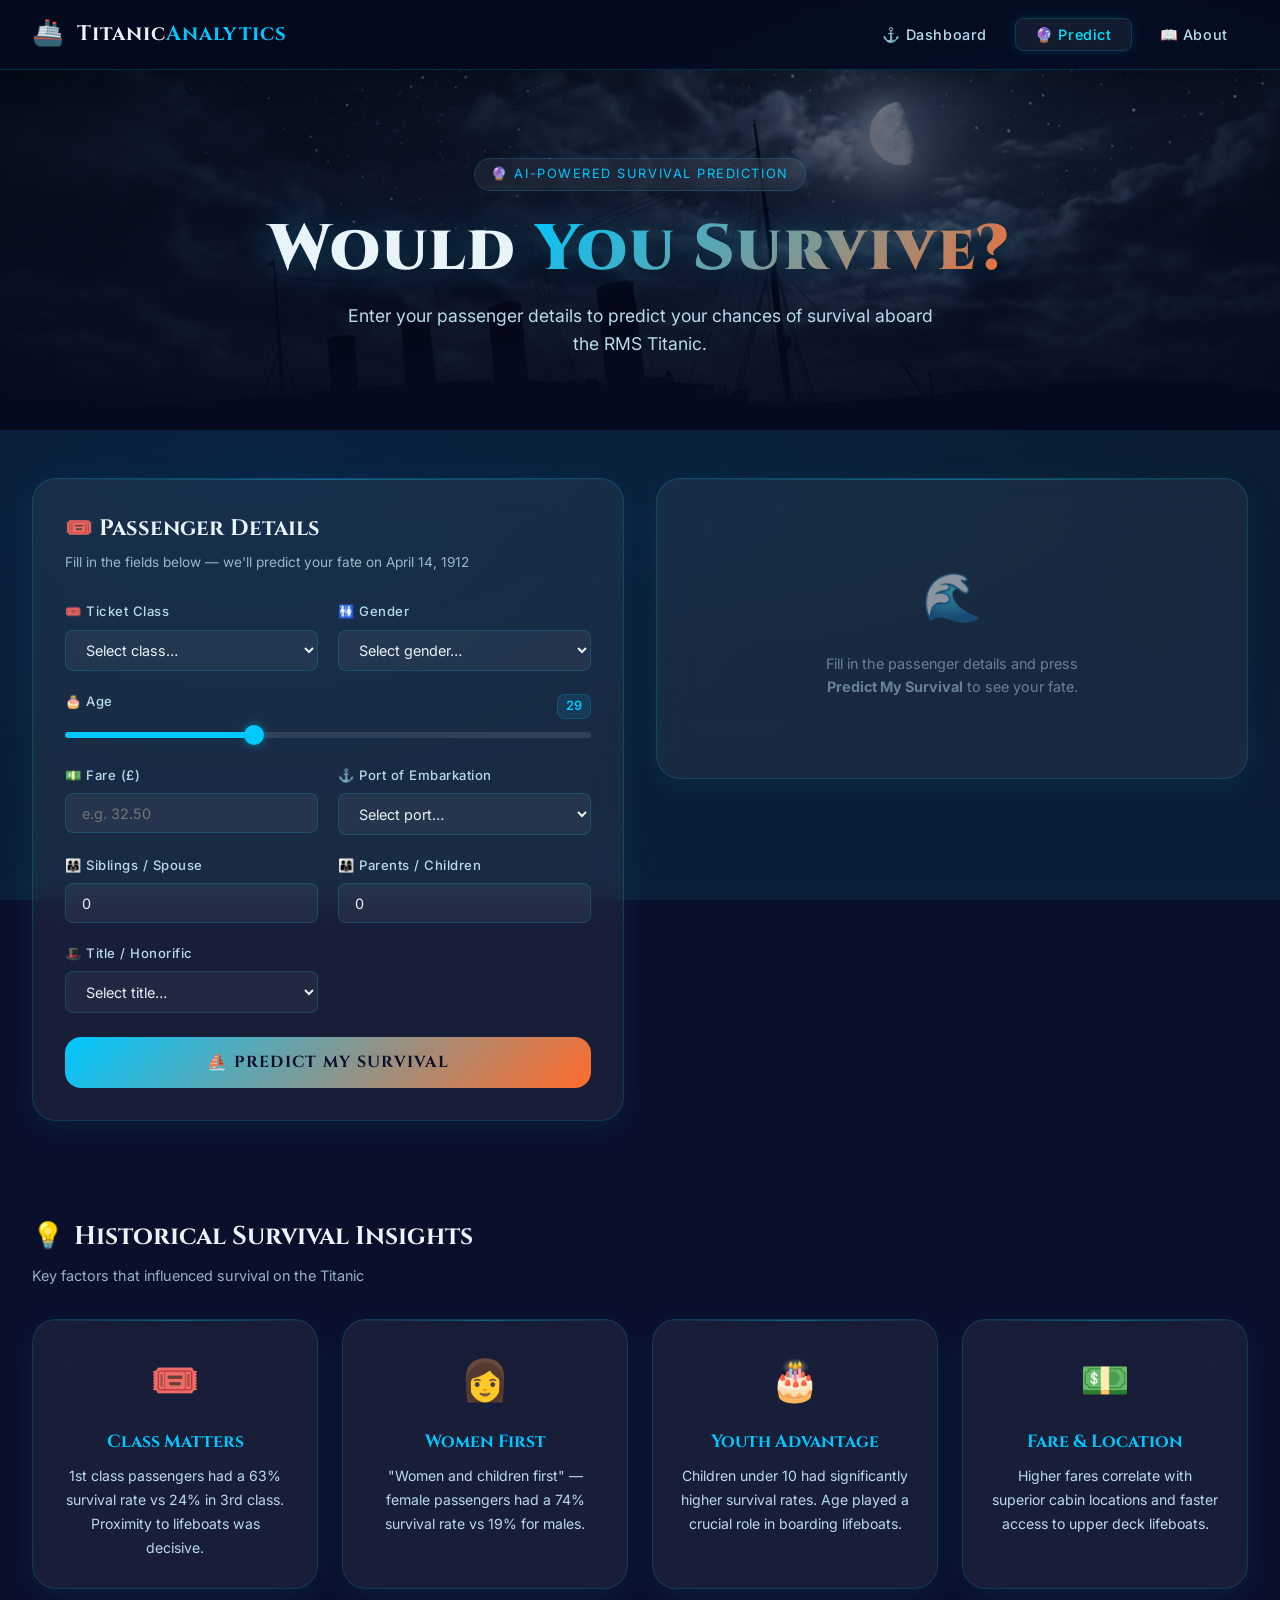
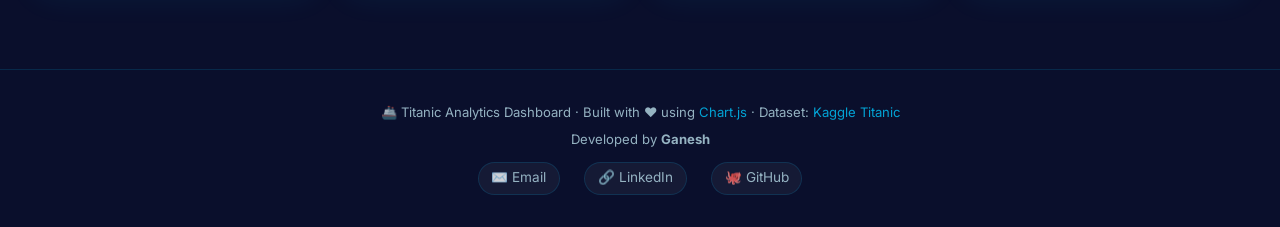
<file: predict.html>
<!DOCTYPE html>
<html lang="en">

<head>
  <meta charset="UTF-8" />
  <meta name="viewport" content="width=device-width, initial-scale=1.0" />
  <meta name="description"
    content="Titanic Survival Predictor — Enter passenger details to predict survival probability using AI." />
  <title>🔮 Titanic Survival Predictor</title>
  <link rel="stylesheet" href="style.css" />
  <script src="predict.js" defer></script>
</head>

<body>

  <div class="ocean-bg"></div>

  <!-- ── Navbar ───────────────────────────────────── -->
  <nav class="navbar" role="navigation" aria-label="Main Navigation">
    <div class="nav-brand">
      <span class="brand-icon">🚢</span>
      <span>Titanic<span class="accent">Analytics</span></span>
    </div>
    <ul class="nav-links" id="navLinks">
      <li><a href="index.html" id="navDashboard">⚓ Dashboard</a></li>
      <li><a href="predict.html" class="active" id="navPredict">🔮 Predict</a></li>
      <li><a href="index.html#about" id="navAbout">📖 About</a></li>
    </ul>
    <button class="nav-toggle" id="navToggle" aria-label="Toggle navigation">
      <span></span><span></span><span></span>
    </button>
  </nav>

  <!-- ── Hero ─────────────────────────────────────── -->
  <header class="hero predict-hero">
    <div class="hero-bg"></div>
    <div class="hero-badge">🔮 AI-Powered Survival Prediction</div>
    <h1>Would <span class="gradient-text">You Survive?</span></h1>
    <p class="subtitle">Enter your passenger details to predict your chances of survival aboard the RMS Titanic.</p>
    <div class="hero-wave">
      <svg viewBox="0 0 1440 80" preserveAspectRatio="none" fill="none" xmlns="http://www.w3.org/2000/svg">
        <path d="M0,40 C240,80 480,0 720,40 C960,80 1200,0 1440,40 L1440,80 L0,80 Z" fill="#050a1e" />
      </svg>
    </div>
  </header>

  <main>
    <section class="section">
      <div class="predict-layout">

        <!-- ── Form Card ─────────────────────────── -->
        <div class="glass-card form-card reveal" id="formCard">
          <h2 class="form-title">🎟️ Passenger Details</h2>
          <p class="form-subtitle">Fill in the fields below — we'll predict your fate on April 14, 1912</p>

          <form id="predictForm" autocomplete="off" novalidate>
            <div class="form-grid">

              <!-- Ticket Class -->
              <div class="form-group">
                <label class="form-label" for="pclass">🎟️ Ticket Class</label>
                <select class="form-control" id="pclass" name="pclass" required>
                  <option value="">Select class…</option>
                  <option value="1">1st Class — Upper Deck</option>
                  <option value="2">2nd Class — Middle Deck</option>
                  <option value="3">3rd Class — Lower Deck</option>
                </select>
              </div>

              <!-- Gender -->
              <div class="form-group">
                <label class="form-label" for="gender">🚻 Gender</label>
                <select class="form-control" id="gender" name="gender" required>
                  <option value="">Select gender…</option>
                  <option value="female">👩 Female</option>
                  <option value="male">👨 Male</option>
                </select>
              </div>

              <!-- Age Slider -->
              <div class="form-group full">
                <label class="form-label" for="age">🎂 Age</label>
                <div class="slider-wrap">
                  <span class="range-value" id="ageDisplay">29</span>
                  <input class="range-slider" type="range" id="age" name="age" min="1" max="80" value="29"
                    aria-label="Passenger Age" />
                </div>
              </div>

              <!-- Fare -->
              <div class="form-group">
                <label class="form-label" for="fare">💵 Fare (£)</label>
                <input class="form-control" type="number" id="fare" name="fare" min="0" max="600"
                  placeholder="e.g. 32.50" required />
              </div>

              <!-- Embarked -->
              <div class="form-group">
                <label class="form-label" for="embarked">⚓ Port of Embarkation</label>
                <select class="form-control" id="embarked" name="embarked" required>
                  <option value="">Select port…</option>
                  <option value="S">Southampton 🇬🇧</option>
                  <option value="C">Cherbourg 🇫🇷</option>
                  <option value="Q">Queenstown 🇮🇪</option>
                </select>
              </div>

              <!-- Siblings / Spouse -->
              <div class="form-group">
                <label class="form-label" for="sibSp">👨‍👩‍👧 Siblings / Spouse</label>
                <input class="form-control" type="number" id="sibSp" name="sibSp" min="0" max="8" value="0"
                  placeholder="0" />
              </div>

              <!-- Parents / Children -->
              <div class="form-group">
                <label class="form-label" for="parCh">👨‍👩‍👦 Parents / Children</label>
                <input class="form-control" type="number" id="parCh" name="parCh" min="0" max="6" value="0"
                  placeholder="0" />
              </div>

              <!-- Title -->
              <div class="form-group">
                <label class="form-label" for="title">🎩 Title / Honorific</label>
                <select class="form-control" id="title" name="title">
                  <option value="">Select title…</option>
                  <option value="Mr">Mr</option>
                  <option value="Mrs">Mrs</option>
                  <option value="Miss">Miss</option>
                  <option value="Master">Master</option>
                  <option value="Dr">Dr</option>
                  <option value="Rev">Rev</option>
                  <option value="Other">Other</option>
                </select>
              </div>

            </div><!-- /form-grid -->

            <button class="btn-predict" type="submit" id="predictBtn">
              <span>⛵ Predict My Survival</span>
            </button>
          </form>
        </div><!-- /form-card -->

        <!-- ── Result Card ────────────────────────── -->
        <div class="glass-card result-card reveal" id="resultCard">

          <!-- Placeholder state -->
          <div class="result-placeholder" id="resultPlaceholder">
            <div class="ph-icon">🌊</div>
            <p>Fill in the passenger details and press<br /><strong>Predict My Survival</strong> to see your fate.</p>
          </div>

          <!-- Result state (hidden by default) -->
          <div id="resultContent" style="display:none;">

            <!-- Verdict -->
            <div class="result-verdict" id="resultVerdict">
              <span class="verdict-icon" id="verdictIcon"></span>
              <div class="verdict-text" id="verdictText"></div>
              <div class="verdict-subtitle" id="verdictSubtitle"></div>
            </div>

            <div class="divider"></div>

            <!-- Confidence Score -->
            <div class="confidence-section">
              <div class="confidence-label">
                <span>Survival Probability</span>
                <span id="confidencePct">0%</span>
              </div>
              <div class="progress-bar-wrap">
                <div class="progress-bar-fill" id="confidenceBar"></div>
              </div>
            </div>

            <div class="divider"></div>

            <!-- Feature Importance -->
            <div class="feature-importance">
              <div class="feature-title">📊 Feature Importance</div>
              <div id="featureBars">
                <!-- injected by JS -->
              </div>
            </div>

            <!-- New prediction -->
            <button class="btn-predict" id="resetBtn" type="button"
              style="margin-top:1.5rem; background: linear-gradient(135deg, rgba(255,255,255,0.08), rgba(0,200,255,0.15)); color: var(--ice-white);">
              <span>🔄 Try Another Passenger</span>
            </button>

          </div><!-- /resultContent -->

        </div><!-- /result-card -->

      </div><!-- /predict-layout -->
    </section>

    <!-- ── Historical Tips ───────────────────────── -->
    <section class="section">
      <h2 class="section-title"><span class="icon">💡</span>Historical Survival Insights</h2>
      <p class="section-subtitle">Key factors that influenced survival on the Titanic</p>

      <div class="about-grid">
        <div class="glass-card about-card reveal">
          <span class="a-icon">🎟️</span>
          <h3>Class Matters</h3>
          <p>1st class passengers had a 63% survival rate vs 24% in 3rd class. Proximity to lifeboats was decisive.</p>
        </div>
        <div class="glass-card about-card reveal">
          <span class="a-icon">👩</span>
          <h3>Women First</h3>
          <p>"Women and children first" — female passengers had a 74% survival rate vs 19% for males.</p>
        </div>
        <div class="glass-card about-card reveal">
          <span class="a-icon">🎂</span>
          <h3>Youth Advantage</h3>
          <p>Children under 10 had significantly higher survival rates. Age played a crucial role in boarding lifeboats.
          </p>
        </div>
        <div class="glass-card about-card reveal">
          <span class="a-icon">💵</span>
          <h3>Fare & Location</h3>
          <p>Higher fares correlate with superior cabin locations and faster access to upper deck lifeboats.</p>
        </div>
      </div>
    </section>

  </main>

  <footer>
    <p>🚢 Titanic Analytics Dashboard · Built with ❤️ using <a href="https://www.chartjs.org/">Chart.js</a> · Dataset:
      <a href="https://www.kaggle.com/c/titanic">Kaggle Titanic</a>
    </p>
    <p style="margin-top:0.35rem;">Developed by <strong>Ganesh</strong></p>
    <div class="footer-links">
      <a href="mailto:mallampolaiahganesh@gmail.com" title="Email">✉️ Email</a>
      <a href="https://www.linkedin.com/in/mallampolaiah-ganesh" target="_blank" rel="noopener" title="LinkedIn">🔗
        LinkedIn</a>
      <a href="https://github.com/MALLAMPOLAIAHGANESH" target="_blank" rel="noopener" title="GitHub">🐙 GitHub</a>
    </div>
  </footer>

  <div class="toast" id="toast">
    <span id="toastIcon">✅</span><span id="toastMsg"></span>
  </div>

</body>

</html>
</file>
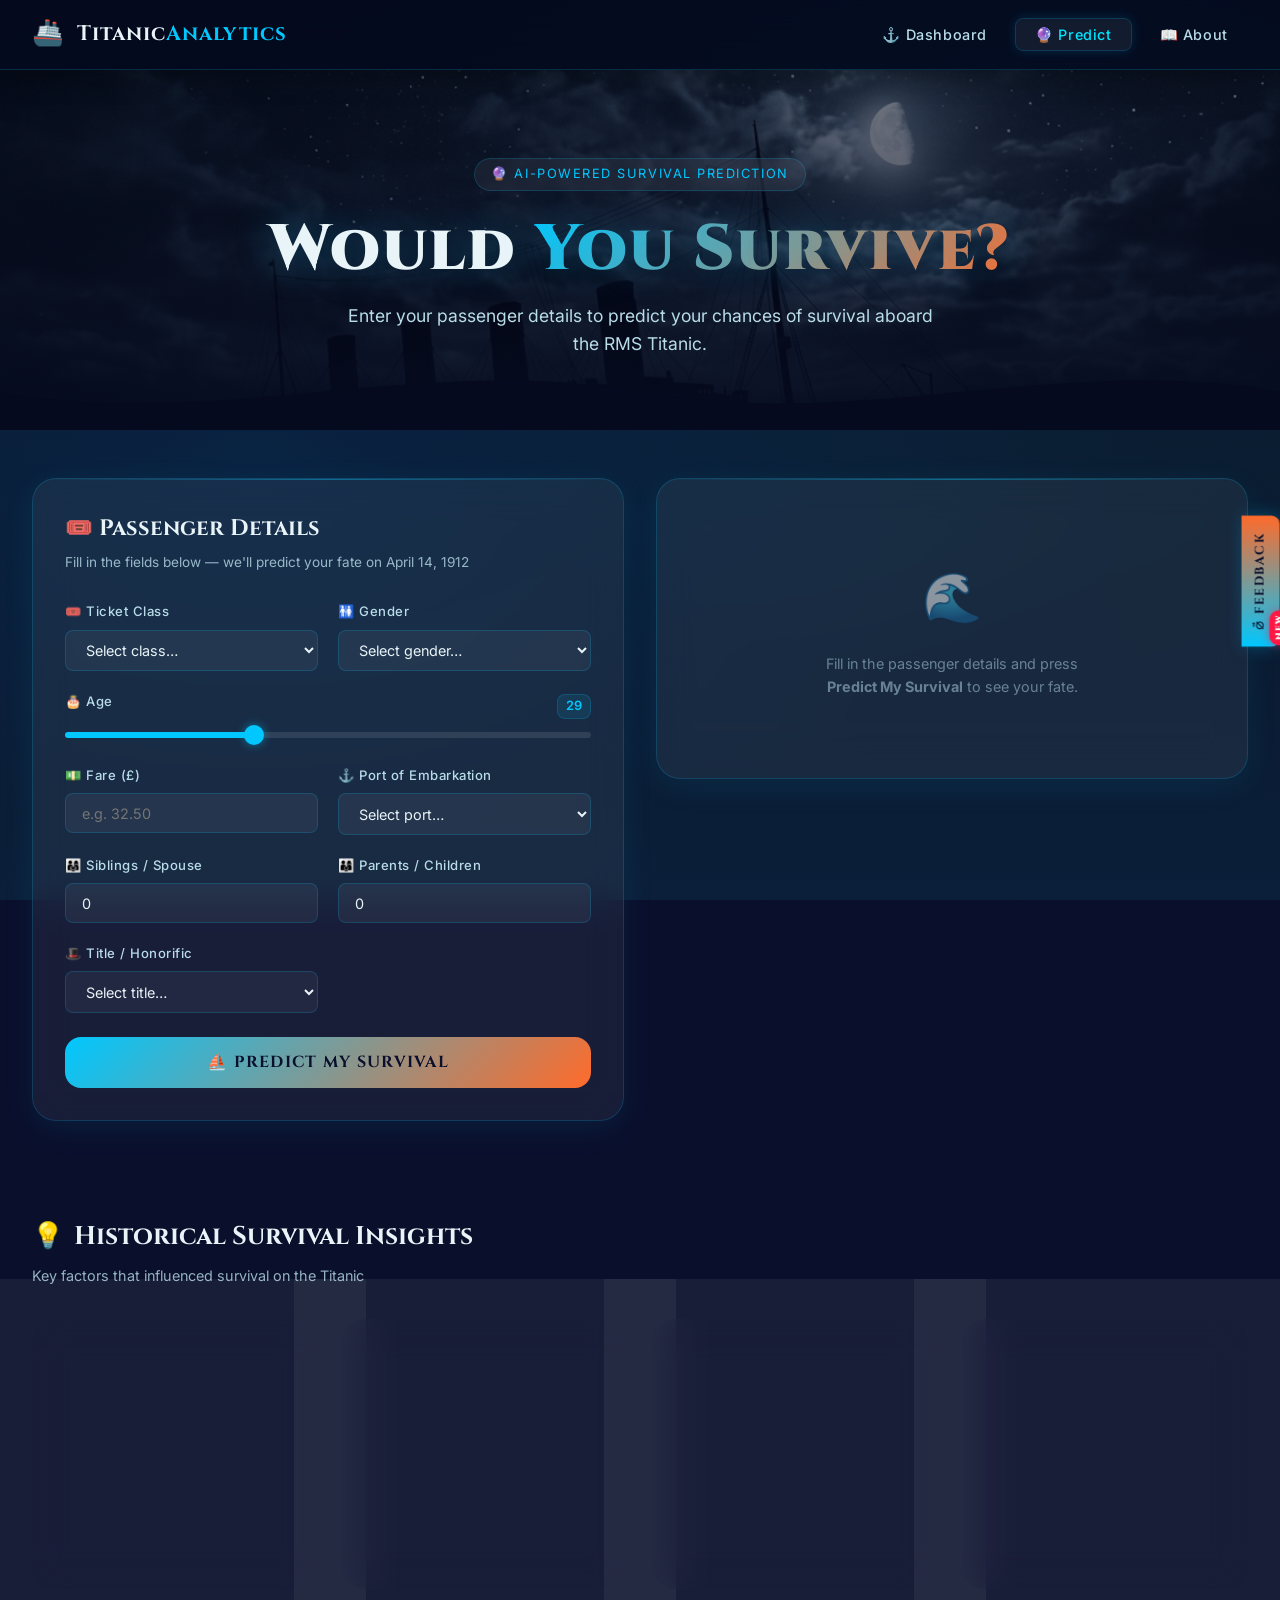
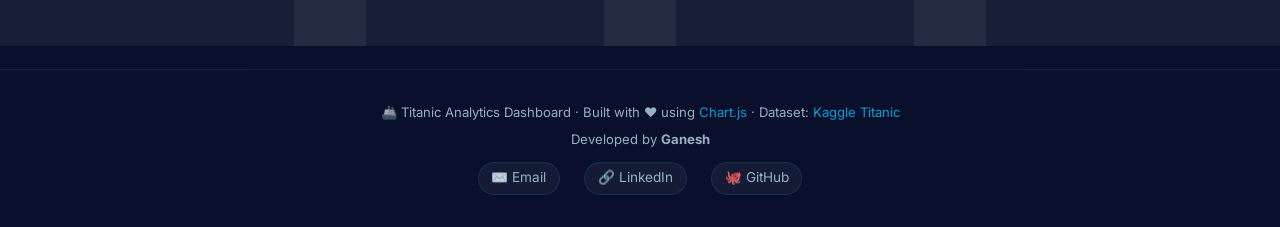
<file: src/predict.html>
<!DOCTYPE html>
<html lang="en">

<head>
  <meta charset="UTF-8" />
  <meta name="viewport" content="width=device-width, initial-scale=1.0" />
  <meta name="description"
    content="Titanic Survival Predictor — Enter passenger details to predict survival probability using AI." />
  <title>🔮 Titanic Survival Predictor</title>
  <link rel="stylesheet" href="style.css" />
  <script src="predict.js" defer></script>
</head>

<body>

  <div class="ocean-bg"></div>

  <!-- ── Navbar ───────────────────────────────────── -->
  <nav class="navbar" role="navigation" aria-label="Main Navigation">
    <div class="nav-brand">
      <span class="brand-icon">🚢</span>
      <span>Titanic<span class="accent">Analytics</span></span>
    </div>
    <ul class="nav-links" id="navLinks">
      <li><a href="index.html" id="navDashboard">⚓ Dashboard</a></li>
      <li><a href="predict.html" class="active" id="navPredict">🔮 Predict</a></li>
      <li><a href="index.html#about" id="navAbout">📖 About</a></li>
    </ul>
    <button class="nav-toggle" id="navToggle" aria-label="Toggle navigation">
      <span></span><span></span><span></span>
    </button>
  </nav>

  <!-- ── Hero ─────────────────────────────────────── -->
  <header class="hero predict-hero">
    <div class="hero-bg"></div>
    <div class="hero-badge">🔮 AI-Powered Survival Prediction</div>
    <h1>Would <span class="gradient-text">You Survive?</span></h1>
    <p class="subtitle">Enter your passenger details to predict your chances of survival aboard the RMS Titanic.</p>
    <div class="hero-wave">
      <svg viewBox="0 0 1440 80" preserveAspectRatio="none" fill="none" xmlns="http://www.w3.org/2000/svg">
        <path d="M0,40 C240,80 480,0 720,40 C960,80 1200,0 1440,40 L1440,80 L0,80 Z" fill="#050a1e" />
      </svg>
    </div>
  </header>

  <main>
    <section class="section">
      <div class="predict-layout">

        <!-- ── Form Card ─────────────────────────── -->
        <div class="glass-card form-card reveal" id="formCard">
          <h2 class="form-title">🎟️ Passenger Details</h2>
          <p class="form-subtitle">Fill in the fields below — we'll predict your fate on April 14, 1912</p>

          <form id="predictForm" autocomplete="off" novalidate>
            <div class="form-grid">

              <!-- Ticket Class -->
              <div class="form-group">
                <label class="form-label" for="pclass">🎟️ Ticket Class</label>
                <select class="form-control" id="pclass" name="pclass" required>
                  <option value="">Select class…</option>
                  <option value="1">1st Class — Upper Deck</option>
                  <option value="2">2nd Class — Middle Deck</option>
                  <option value="3">3rd Class — Lower Deck</option>
                </select>
              </div>

              <!-- Gender -->
              <div class="form-group">
                <label class="form-label" for="gender">🚻 Gender</label>
                <select class="form-control" id="gender" name="gender" required>
                  <option value="">Select gender…</option>
                  <option value="female">👩 Female</option>
                  <option value="male">👨 Male</option>
                </select>
              </div>

              <!-- Age Slider -->
              <div class="form-group full">
                <label class="form-label" for="age">🎂 Age</label>
                <div class="slider-wrap">
                  <span class="range-value" id="ageDisplay">29</span>
                  <input class="range-slider" type="range" id="age" name="age" min="1" max="80" value="29"
                    aria-label="Passenger Age" />
                </div>
              </div>

              <!-- Fare -->
              <div class="form-group">
                <label class="form-label" for="fare">💵 Fare (£)</label>
                <input class="form-control" type="number" id="fare" name="fare" min="0" max="600"
                  placeholder="e.g. 32.50" required />
              </div>

              <!-- Embarked -->
              <div class="form-group">
                <label class="form-label" for="embarked">⚓ Port of Embarkation</label>
                <select class="form-control" id="embarked" name="embarked" required>
                  <option value="">Select port…</option>
                  <option value="S">Southampton 🇬🇧</option>
                  <option value="C">Cherbourg 🇫🇷</option>
                  <option value="Q">Queenstown 🇮🇪</option>
                </select>
              </div>

              <!-- Siblings / Spouse -->
              <div class="form-group">
                <label class="form-label" for="sibSp">👨‍👩‍👧 Siblings / Spouse</label>
                <input class="form-control" type="number" id="sibSp" name="sibSp" min="0" max="8" value="0"
                  placeholder="0" />
              </div>

              <!-- Parents / Children -->
              <div class="form-group">
                <label class="form-label" for="parCh">👨‍👩‍👦 Parents / Children</label>
                <input class="form-control" type="number" id="parCh" name="parCh" min="0" max="6" value="0"
                  placeholder="0" />
              </div>

              <!-- Title -->
              <div class="form-group">
                <label class="form-label" for="title">🎩 Title / Honorific</label>
                <select class="form-control" id="title" name="title">
                  <option value="">Select title…</option>
                  <option value="Mr">Mr</option>
                  <option value="Mrs">Mrs</option>
                  <option value="Miss">Miss</option>
                  <option value="Master">Master</option>
                  <option value="Dr">Dr</option>
                  <option value="Rev">Rev</option>
                  <option value="Other">Other</option>
                </select>
              </div>

            </div><!-- /form-grid -->

            <button class="btn-predict" type="submit" id="predictBtn">
              <span>⛵ Predict My Survival</span>
            </button>
          </form>
        </div><!-- /form-card -->

        <!-- ── Result Card ────────────────────────── -->
        <div class="glass-card result-card reveal" id="resultCard">

          <!-- Placeholder state -->
          <div class="result-placeholder" id="resultPlaceholder">
            <div class="ph-icon">🌊</div>
            <p>Fill in the passenger details and press<br /><strong>Predict My Survival</strong> to see your fate.</p>
          </div>

          <!-- Result state (hidden by default) -->
          <div id="resultContent" style="display:none;">

            <!-- Verdict -->
            <div class="result-verdict" id="resultVerdict">
              <span class="verdict-icon" id="verdictIcon"></span>
              <div class="verdict-text" id="verdictText"></div>
              <div class="verdict-subtitle" id="verdictSubtitle"></div>
            </div>

            <div class="divider"></div>

            <!-- Confidence Score -->
            <div class="confidence-section">
              <div class="confidence-label">
                <span>Survival Probability</span>
                <span id="confidencePct">0%</span>
              </div>
              <div class="progress-bar-wrap">
                <div class="progress-bar-fill" id="confidenceBar"></div>
              </div>
            </div>

            <div class="divider"></div>

            <!-- Feature Importance -->
            <div class="feature-importance">
              <div class="feature-title">📊 Feature Importance</div>
              <div id="featureBars">
                <!-- injected by JS -->
              </div>
            </div>

            <!-- New prediction -->
            <button class="btn-predict" id="resetBtn" type="button"
              style="margin-top:1.5rem; background: linear-gradient(135deg, rgba(255,255,255,0.08), rgba(0,200,255,0.15)); color: var(--ice-white);">
              <span>🔄 Try Another Passenger</span>
            </button>

          </div><!-- /resultContent -->

        </div><!-- /result-card -->

      </div><!-- /predict-layout -->
    </section>

    <!-- ── Historical Tips ───────────────────────── -->
    <section class="section">
      <h2 class="section-title"><span class="icon">💡</span>Historical Survival Insights</h2>
      <p class="section-subtitle">Key factors that influenced survival on the Titanic</p>

      <div class="about-grid">
        <div class="glass-card about-card reveal">
          <span class="a-icon">🎟️</span>
          <h3>Class Matters</h3>
          <p>1st class passengers had a 63% survival rate vs 24% in 3rd class. Proximity to lifeboats was decisive.</p>
        </div>
        <div class="glass-card about-card reveal">
          <span class="a-icon">👩</span>
          <h3>Women First</h3>
          <p>"Women and children first" — female passengers had a 74% survival rate vs 19% for males.</p>
        </div>
        <div class="glass-card about-card reveal">
          <span class="a-icon">🎂</span>
          <h3>Youth Advantage</h3>
          <p>Children under 10 had significantly higher survival rates. Age played a crucial role in boarding lifeboats.
          </p>
        </div>
        <div class="glass-card about-card reveal">
          <span class="a-icon">💵</span>
          <h3>Fare & Location</h3>
          <p>Higher fares correlate with superior cabin locations and faster access to upper deck lifeboats.</p>
        </div>
      </div>
    </section>

  </main>

  <footer>
    <p>🚢 Titanic Analytics Dashboard · Built with ❤️ using <a href="https://www.chartjs.org/">Chart.js</a> · Dataset:
      <a href="https://www.kaggle.com/c/titanic">Kaggle Titanic</a>
    </p>
    <p style="margin-top:0.35rem;">Developed by <strong>Ganesh</strong></p>
    <div class="footer-links">
      <a href="mailto:mallampolaiahganesh@gmail.com" title="Email">✉️ Email</a>
      <a href="https://www.linkedin.com/in/mallampolaiah-ganesh" target="_blank" rel="noopener" title="LinkedIn">🔗
        LinkedIn</a>
      <a href="https://github.com/MALLAMPOLAIAHGANESH" target="_blank" rel="noopener" title="GitHub">🐙 GitHub</a>
    </div>
  </footer>

  <div class="toast" id="toast">
    <span id="toastIcon">✅</span><span id="toastMsg"></span>
  </div>

  <!-- ── Feedback Tab ──────────────────────────────────── -->
  <a id="feedbackTab"
     href="https://forms.gle/k9i652f7BQGSChCW7"
     target="_blank"
     rel="noopener noreferrer"
     title="Share your feedback — Google Form"
     aria-label="Give Feedback">
    <span class="fb-badge">NEW</span>
    ⦳ Feedback
  </a>

  <!-- Feedback Tooltip -->
  <div id="feedbackTooltip" role="dialog" aria-label="Feedback prompt">
    <button class="close-tip" id="closeFbTip" aria-label="Close">&#x2715;</button>
    <strong>💬 Share Your Thoughts!</strong>
    Help improve this predictor — takes only 30 seconds.
    <a href="https://forms.gle/k9i652f7BQGSChCW7" target="_blank" rel="noopener"
       style="display:block;margin-top:0.6rem;color:var(--cyan);font-weight:600;font-size:0.8rem;">
      Open Feedback Form →
    </a>
  </div>

</body>

</html>
</file>
<file: style.css>
/* ===================================================
   TITANIC SURVIVAL DASHBOARD — MASTER STYLESHEET
   Nautical Theme | Glassmorphism | Modern UI
=================================================== */

@import url('https://fonts.googleapis.com/css2?family=Cinzel:wght@400;600;700;900&family=Inter:wght@300;400;500;600;700&display=swap');

/* ─── CSS Custom Properties ─────────────────────── */
:root {
  /* Nautical Palette */
  --navy:          #0a0f2c;
  --navy-mid:      #0d1b4b;
  --navy-light:    #1a2a6c;
  --ocean:         #0b3d91;
  --cyan:          #00c8ff;
  --cyan-glow:     #00e5ff;
  --lifeboat:      #ff6b2b;
  --lifeboat-glow: #ff8c42;
  --ice-white:     #e8f4f8;
  --ice-blue:      #b8dce8;
  --survived:      #00e676;
  --danger:        #ff1744;
  --gold:          #ffd700;

  /* Glass */
  --glass-bg:      rgba(255,255,255,0.06);
  --glass-border:  rgba(0,200,255,0.18);
  --glass-shadow:  0 8px 32px rgba(0,200,255,0.08);
  --glass-blur:    blur(18px);

  /* Typography */
  --font-display: 'Cinzel', serif;
  --font-body:    'Inter', sans-serif;

  /* Spacing */
  --radius-sm:  8px;
  --radius-md:  16px;
  --radius-lg:  24px;
  --radius-xl:  32px;

  /* Transitions */
  --t-fast:   0.2s ease;
  --t-mid:    0.35s ease;
  --t-slow:   0.6s cubic-bezier(0.34, 1.56, 0.64, 1);
}

/* ─── Reset & Base ───────────────────────────────── */
*, *::before, *::after { box-sizing: border-box; margin: 0; padding: 0; }

html { scroll-behavior: smooth; font-size: 16px; }

body {
  font-family: var(--font-body);
  background: var(--navy);
  color: var(--ice-white);
  min-height: 100vh;
  overflow-x: hidden;
  line-height: 1.6;
}

a { text-decoration: none; color: inherit; }
img { max-width: 100%; display: block; }
ul { list-style: none; }

/* ─── Ocean Particle BG ──────────────────────────── */
.ocean-bg {
  position: fixed;
  inset: 0;
  background:
    radial-gradient(ellipse at 20% 50%, rgba(0,100,200,0.15) 0%, transparent 60%),
    radial-gradient(ellipse at 80% 20%, rgba(0,200,255,0.08) 0%, transparent 50%),
    linear-gradient(180deg, #050b1e 0%, #0a1628 40%, #0b1f3a 100%);
  z-index: -2;
}

/* ─── Navbar ─────────────────────────────────────── */
.navbar {
  position: sticky;
  top: 0;
  z-index: 1000;
  display: flex;
  align-items: center;
  justify-content: space-between;
  padding: 0 2rem;
  height: 70px;
  background: rgba(5,10,30,0.75);
  backdrop-filter: blur(20px);
  -webkit-backdrop-filter: blur(20px);
  border-bottom: 1px solid var(--glass-border);
  box-shadow: 0 2px 30px rgba(0,0,0,0.4);
}

.nav-brand {
  display: flex;
  align-items: center;
  gap: 0.75rem;
  font-family: var(--font-display);
  font-size: 1.3rem;
  font-weight: 700;
  letter-spacing: 0.05em;
  color: var(--ice-white);
}

.nav-brand .brand-icon {
  font-size: 1.6rem;
  animation: sway 3s ease-in-out infinite;
}

@keyframes sway {
  0%, 100% { transform: rotate(-5deg); }
  50%       { transform: rotate(5deg); }
}

.nav-brand span.accent { color: var(--cyan); }

.nav-links {
  display: flex;
  gap: 0.5rem;
}

.nav-links a {
  padding: 0.45rem 1.2rem;
  border-radius: var(--radius-sm);
  font-size: 0.9rem;
  font-weight: 500;
  color: var(--ice-blue);
  transition: all var(--t-fast);
  border: 1px solid transparent;
  letter-spacing: 0.04em;
}

.nav-links a:hover,
.nav-links a.active {
  color: var(--cyan);
  border-color: var(--glass-border);
  background: var(--glass-bg);
  box-shadow: 0 0 12px rgba(0,200,255,0.15);
}

.nav-links a.active {
  color: var(--cyan-glow);
}

/* Hamburger */
.nav-toggle { display: none; cursor: pointer; flex-direction: column; gap: 5px; }
.nav-toggle span {
  display: block; width: 24px; height: 2px;
  background: var(--ice-white);
  border-radius: 2px;
  transition: var(--t-fast);
}

/* ─── Hero / Page Header ─────────────────────────── */
.hero {
  position: relative;
  min-height: 520px;
  display: flex;
  flex-direction: column;
  align-items: center;
  justify-content: center;
  text-align: center;
  padding: 4rem 2rem 3rem;
  overflow: hidden;
}

.hero-bg {
  position: absolute;
  inset: 0;
  background-image: url('titanic_bg.png');
  background-size: cover;
  background-position: center 30%;
  z-index: -1;
}

.hero-bg::after {
  content: '';
  position: absolute;
  inset: 0;
  background: linear-gradient(
    180deg,
    rgba(5,10,30,0.55) 0%,
    rgba(5,10,30,0.72) 60%,
    rgba(5,10,30,1) 100%
  );
}

.hero-badge {
  display: inline-flex;
  align-items: center;
  gap: 0.5rem;
  padding: 0.35rem 1rem;
  border: 1px solid var(--glass-border);
  border-radius: 100px;
  background: var(--glass-bg);
  backdrop-filter: var(--glass-blur);
  font-size: 0.8rem;
  color: var(--cyan);
  letter-spacing: 0.12em;
  text-transform: uppercase;
  margin-bottom: 1.5rem;
  animation: fadeDown 0.8s ease both;
}

.hero h1 {
  font-family: var(--font-display);
  font-size: clamp(2.2rem, 5vw, 4rem);
  font-weight: 900;
  line-height: 1.1;
  letter-spacing: 0.03em;
  color: var(--ice-white);
  text-shadow: 0 0 40px rgba(0,200,255,0.3);
  animation: fadeUp 0.9s 0.2s ease both;
}

.hero h1 .gradient-text {
  background: linear-gradient(135deg, var(--cyan), var(--lifeboat));
  -webkit-background-clip: text;
  -webkit-text-fill-color: transparent;
  background-clip: text;
}

.hero p.subtitle {
  margin-top: 1rem;
  font-size: 1.1rem;
  color: var(--ice-blue);
  max-width: 600px;
  animation: fadeUp 0.9s 0.35s ease both;
}

.hero-wave {
  position: absolute;
  bottom: -2px;
  left: 0; right: 0;
  height: 80px;
  overflow: hidden;
}

.hero-wave svg { width: 100%; height: 100%; }

/* ─── Section & Layout ───────────────────────────── */
.section {
  padding: 3rem 2rem;
  max-width: 1400px;
  margin: 0 auto;
}

.section-title {
  font-family: var(--font-display);
  font-size: 1.6rem;
  font-weight: 700;
  color: var(--ice-white);
  margin-bottom: 0.4rem;
  display: flex;
  align-items: center;
  gap: 0.6rem;
}

.section-title .icon { color: var(--cyan); }

.section-subtitle {
  font-size: 0.9rem;
  color: var(--ice-blue);
  margin-bottom: 2rem;
  opacity: 0.8;
}

/* ─── Glass Card ─────────────────────────────────── */
.glass-card {
  background: var(--glass-bg);
  backdrop-filter: var(--glass-blur);
  -webkit-backdrop-filter: var(--glass-blur);
  border: 1px solid var(--glass-border);
  border-radius: var(--radius-lg);
  box-shadow: var(--glass-shadow);
  transition: transform var(--t-mid), box-shadow var(--t-mid), border-color var(--t-mid);
  position: relative;
  overflow: hidden;
}

.glass-card::before {
  content: '';
  position: absolute;
  top: 0; left: 0; right: 0;
  height: 1px;
  background: linear-gradient(90deg, transparent, rgba(0,200,255,0.4), transparent);
}

.glass-card:hover {
  transform: translateY(-4px);
  box-shadow: 0 16px 48px rgba(0,200,255,0.12);
  border-color: rgba(0,200,255,0.32);
}

/* ─── KPI Grid ───────────────────────────────────── */
.kpi-grid {
  display: grid;
  grid-template-columns: repeat(auto-fit, minmax(200px, 1fr));
  gap: 1.25rem;
  margin-bottom: 3rem;
}

.kpi-card {
  padding: 1.75rem 1.5rem;
  text-align: center;
  cursor: default;
}

.kpi-card .kpi-icon {
  font-size: 2.2rem;
  margin-bottom: 0.75rem;
  display: block;
  animation: floatBob 3s ease-in-out infinite;
}

.kpi-card:nth-child(2) .kpi-icon { animation-delay: 0.4s; }
.kpi-card:nth-child(3) .kpi-icon { animation-delay: 0.8s; }
.kpi-card:nth-child(4) .kpi-icon { animation-delay: 1.2s; }
.kpi-card:nth-child(5) .kpi-icon { animation-delay: 1.6s; }

@keyframes floatBob {
  0%, 100% { transform: translateY(0); }
  50%       { transform: translateY(-6px); }
}

.kpi-label {
  font-size: 0.78rem;
  text-transform: uppercase;
  letter-spacing: 0.1em;
  color: var(--ice-blue);
  margin-bottom: 0.5rem;
}

.kpi-value {
  font-family: var(--font-display);
  font-size: 2.4rem;
  font-weight: 900;
  color: var(--ice-white);
  line-height: 1;
}

.kpi-value.cyan    { color: var(--cyan); text-shadow: 0 0 20px rgba(0,200,255,0.4); }
.kpi-value.green   { color: var(--survived); text-shadow: 0 0 20px rgba(0,230,118,0.3); }
.kpi-value.red     { color: var(--danger); text-shadow: 0 0 20px rgba(255,23,68,0.3); }
.kpi-value.gold    { color: var(--gold); text-shadow: 0 0 20px rgba(255,215,0,0.3); }
.kpi-value.orange  { color: var(--lifeboat); text-shadow: 0 0 20px rgba(255,107,43,0.3); }

.kpi-sub {
  font-size: 0.8rem;
  color: var(--ice-blue);
  opacity: 0.7;
  margin-top: 0.35rem;
}

/* ─── Charts Grid ────────────────────────────────── */
.charts-grid {
  display: grid;
  grid-template-columns: repeat(auto-fit, minmax(340px, 1fr));
  gap: 1.5rem;
  margin-bottom: 3rem;
}

.chart-card {
  padding: 1.75rem;
}

.chart-card-header {
  display: flex;
  align-items: center;
  justify-content: space-between;
  margin-bottom: 1.25rem;
}

.chart-card-title {
  font-family: var(--font-display);
  font-size: 1rem;
  font-weight: 600;
  color: var(--ice-white);
  display: flex;
  align-items: center;
  gap: 0.5rem;
}

.chart-badge {
  font-size: 0.72rem;
  padding: 0.2rem 0.65rem;
  border-radius: 100px;
  background: rgba(0,200,255,0.1);
  border: 1px solid var(--glass-border);
  color: var(--cyan);
  letter-spacing: 0.06em;
}

.chart-container {
  position: relative;
  height: 240px;
}

/* ─── Prediction Form ────────────────────────────── */
.predict-hero {
  min-height: 360px;
}

.predict-layout {
  display: grid;
  grid-template-columns: 1fr 1fr;
  gap: 2rem;
  align-items: start;
}

.form-card { padding: 2rem; }

.form-title {
  font-family: var(--font-display);
  font-size: 1.4rem;
  font-weight: 700;
  color: var(--ice-white);
  margin-bottom: 0.3rem;
}

.form-subtitle {
  font-size: 0.85rem;
  color: var(--ice-blue);
  opacity: 0.8;
  margin-bottom: 1.75rem;
}

.form-grid {
  display: grid;
  grid-template-columns: 1fr 1fr;
  gap: 1.25rem;
}

.form-group {
  display: flex;
  flex-direction: column;
  gap: 0.45rem;
}

.form-group.full  { grid-column: 1 / -1; }

.form-label {
  font-size: 0.82rem;
  font-weight: 500;
  color: var(--ice-blue);
  display: flex;
  align-items: center;
  gap: 0.4rem;
  letter-spacing: 0.04em;
}

.form-control {
  background: rgba(255,255,255,0.05);
  border: 1px solid var(--glass-border);
  border-radius: var(--radius-sm);
  color: var(--ice-white);
  padding: 0.65rem 1rem;
  font-family: var(--font-body);
  font-size: 0.9rem;
  transition: border-color var(--t-fast), box-shadow var(--t-fast), background var(--t-fast);
  outline: none;
  width: 100%;
}

.form-control:focus {
  border-color: var(--cyan);
  background: rgba(0,200,255,0.05);
  box-shadow: 0 0 0 3px rgba(0,200,255,0.12);
}

.form-control option { background: var(--navy-mid); color: var(--ice-white); }

/* Range Slider */
.slider-wrap { position: relative; }

.range-slider {
  -webkit-appearance: none;
  appearance: none;
  width: 100%;
  height: 6px;
  border-radius: 3px;
  background: linear-gradient(90deg, var(--cyan) 0%, rgba(255,255,255,0.1) 0%);
  outline: none;
  cursor: pointer;
  transition: background var(--t-fast);
}

.range-slider::-webkit-slider-thumb {
  -webkit-appearance: none;
  width: 20px; height: 20px;
  border-radius: 50%;
  background: var(--cyan);
  box-shadow: 0 0 10px rgba(0,200,255,0.5);
  cursor: pointer;
  transition: transform var(--t-fast), box-shadow var(--t-fast);
}

.range-slider::-webkit-slider-thumb:hover {
  transform: scale(1.2);
  box-shadow: 0 0 18px rgba(0,200,255,0.7);
}

.range-value {
  position: absolute;
  right: 0; top: -26px;
  font-size: 0.8rem;
  font-weight: 600;
  color: var(--cyan);
  background: rgba(0,200,255,0.1);
  border: 1px solid var(--glass-border);
  padding: 0.1rem 0.5rem;
  border-radius: var(--radius-sm);
}

/* Predict Button */
.btn-predict {
  display: flex;
  align-items: center;
  justify-content: center;
  gap: 0.6rem;
  width: 100%;
  padding: 0.9rem 1.5rem;
  margin-top: 1.5rem;
  border: none;
  border-radius: var(--radius-md);
  font-family: var(--font-display);
  font-size: 1rem;
  font-weight: 700;
  letter-spacing: 0.08em;
  color: var(--navy);
  background: linear-gradient(135deg, var(--cyan), var(--lifeboat));
  cursor: pointer;
  position: relative;
  overflow: hidden;
  transition: transform var(--t-mid), box-shadow var(--t-mid);
  text-transform: uppercase;
}

.btn-predict::before {
  content: '';
  position: absolute;
  inset: 0;
  background: linear-gradient(135deg, var(--lifeboat), var(--cyan));
  opacity: 0;
  transition: opacity var(--t-mid);
}

.btn-predict:hover {
  transform: translateY(-2px);
  box-shadow: 0 8px 30px rgba(0,200,255,0.35);
}

.btn-predict:hover::before { opacity: 1; }
.btn-predict span { position: relative; z-index: 1; }

.btn-predict:active { transform: scale(0.98); }

/* ─── Result Card ────────────────────────────────── */
.result-card { padding: 2rem; }

.result-placeholder {
  text-align: center;
  padding: 3rem 1.5rem;
  opacity: 0.5;
}

.result-placeholder .ph-icon { font-size: 3rem; margin-bottom: 1rem; }
.result-placeholder p { font-size: 0.9rem; color: var(--ice-blue); }

.result-verdict {
  text-align: center;
  padding: 2rem 1rem;
  border-radius: var(--radius-md);
  margin-bottom: 1.5rem;
  animation: resultPop var(--t-slow) both;
}

@keyframes resultPop {
  from { opacity: 0; transform: scale(0.85) translateY(20px); }
  to   { opacity: 1; transform: scale(1) translateY(0); }
}

.result-verdict.survived {
  background: radial-gradient(ellipse at center, rgba(0,230,118,0.1) 0%, transparent 70%);
  border: 1px solid rgba(0,230,118,0.3);
}

.result-verdict.perished {
  background: radial-gradient(ellipse at center, rgba(255,23,68,0.1) 0%, transparent 70%);
  border: 1px solid rgba(255,23,68,0.3);
}

.verdict-icon { font-size: 4rem; display: block; margin-bottom: 0.75rem; }
.verdict-text {
  font-family: var(--font-display);
  font-size: 1.8rem;
  font-weight: 900;
}

.verdict-text.survived { color: var(--survived); text-shadow: 0 0 30px rgba(0,230,118,0.5); }
.verdict-text.perished { color: var(--danger); text-shadow: 0 0 30px rgba(255,23,68,0.5); }
.verdict-subtitle { font-size: 0.85rem; color: var(--ice-blue); margin-top: 0.4rem; }

/* Confidence Bar */
.confidence-section { margin-bottom: 1.75rem; }
.confidence-label {
  display: flex;
  justify-content: space-between;
  font-size: 0.82rem;
  color: var(--ice-blue);
  margin-bottom: 0.5rem;
}

.confidence-label span:last-child {
  font-weight: 700;
  color: var(--cyan);
}

.progress-bar-wrap {
  height: 10px;
  background: rgba(255,255,255,0.08);
  border-radius: 5px;
  overflow: hidden;
}

.progress-bar-fill {
  height: 100%;
  border-radius: 5px;
  background: linear-gradient(90deg, var(--cyan), var(--lifeboat));
  width: 0;
  transition: width 1.2s cubic-bezier(0.34, 1.56, 0.64, 1);
  position: relative;
}

.progress-bar-fill::after {
  content: '';
  position: absolute;
  top: 0; right: 0;
  width: 30px; height: 100%;
  background: rgba(255,255,255,0.3);
  filter: blur(6px);
  animation: shimmer 2s ease infinite;
}

@keyframes shimmer {
  0%, 100% { opacity: 0; }
  50%       { opacity: 1; }
}

/* Feature Importance */
.feature-importance { }

.feature-title {
  font-size: 0.85rem;
  font-weight: 600;
  color: var(--ice-white);
  margin-bottom: 1rem;
  display: flex;
  align-items: center;
  gap: 0.4rem;
}

.feature-bar-row {
  display: flex;
  align-items: center;
  gap: 0.75rem;
  margin-bottom: 0.65rem;
}

.feature-name {
  font-size: 0.78rem;
  color: var(--ice-blue);
  min-width: 80px;
  text-align: right;
}

.feature-bar-bg {
  flex: 1;
  height: 8px;
  background: rgba(255,255,255,0.06);
  border-radius: 4px;
  overflow: hidden;
}

.feature-bar-fill {
  height: 100%;
  border-radius: 4px;
  width: 0;
  transition: width 1s ease;
  background: linear-gradient(90deg, var(--navy-light), var(--cyan));
  animation: gradientShift 3s ease infinite alternate;
  background-size: 200% 100%;
}

@keyframes gradientShift {
  0%   { background-position: 0% 50%; }
  100% { background-position: 100% 50%; }
}

.feature-pct {
  font-size: 0.72rem;
  color: var(--cyan);
  min-width: 36px;
  font-weight: 600;
}

/* ─── About Section ──────────────────────────────── */
.about-grid {
  display: grid;
  grid-template-columns: repeat(auto-fit, minmax(260px, 1fr));
  gap: 1.5rem;
}

.about-card {
  padding: 1.75rem;
  text-align: center;
}

.about-card .a-icon {
  font-size: 2.5rem;
  display: block;
  margin-bottom: 1rem;
}

.about-card h3 {
  font-family: var(--font-display);
  font-size: 1.1rem;
  margin-bottom: 0.5rem;
  color: var(--cyan);
}

.about-card p {
  font-size: 0.88rem;
  color: var(--ice-blue);
  line-height: 1.7;
}

/* ─── Contact Section ───────────────────────────── */
.contact-grid {
  display: grid;
  grid-template-columns: repeat(auto-fit, minmax(280px, 1fr));
  gap: 1.25rem;
}

.contact-card {
  display: flex;
  align-items: center;
  gap: 1.25rem;
  padding: 1.5rem 1.75rem;
  text-decoration: none;
  color: inherit;
  cursor: pointer;
}

.contact-card:hover {
  border-color: rgba(0, 200, 255, 0.4);
  box-shadow: 0 0 30px rgba(0, 200, 255, 0.15);
}

.contact-icon {
  font-size: 2rem;
  min-width: 2.5rem;
  text-align: center;
  filter: drop-shadow(0 0 8px rgba(0,200,255,0.4));
  transition: transform var(--t-mid);
}

.contact-card:hover .contact-icon {
  transform: scale(1.2) rotate(-5deg);
}

.contact-info {
  flex: 1;
}

.contact-info h3 {
  font-family: var(--font-display);
  font-size: 1rem;
  font-weight: 700;
  color: var(--cyan);
  margin-bottom: 0.2rem;
}

.contact-info p {
  font-size: 0.82rem;
  color: var(--ice-blue);
  opacity: 0.85;
  word-break: break-all;
}

.contact-arrow {
  font-size: 1.1rem;
  color: var(--cyan);
  opacity: 0;
  transform: translateX(-6px);
  transition: opacity var(--t-fast), transform var(--t-fast);
}

.contact-card:hover .contact-arrow {
  opacity: 1;
  transform: translateX(0);
}

/* ─── Footer ─────────────────────────────────────── */
footer {
  text-align: center;
  padding: 2rem;
  border-top: 1px solid var(--glass-border);
  font-size: 0.82rem;
  color: var(--ice-blue);
  opacity: 0.8;
  margin-top: 2rem;
}

footer a { color: var(--cyan); }
footer a:hover { opacity: 0.8; }

.footer-links {
  display: flex;
  align-items: center;
  justify-content: center;
  gap: 1.5rem;
  margin-top: 0.75rem;
  flex-wrap: wrap;
}

.footer-links a {
  color: var(--ice-blue);
  font-size: 0.85rem;
  display: flex;
  align-items: center;
  gap: 0.35rem;
  padding: 0.3rem 0.8rem;
  border: 1px solid var(--glass-border);
  border-radius: 100px;
  background: var(--glass-bg);
  transition: all var(--t-fast);
}

.footer-links a:hover {
  color: var(--cyan);
  border-color: rgba(0,200,255,0.4);
  box-shadow: 0 0 12px rgba(0,200,255,0.15);
  transform: translateY(-2px);
}

/* ─── Divider ─────────────────────────────────────── */
.divider {
  height: 1px;
  background: linear-gradient(90deg, transparent, var(--glass-border), transparent);
  margin: 1.5rem 0;
}

/* ─── Animations ─────────────────────────────────── */
@keyframes fadeUp {
  from { opacity: 0; transform: translateY(30px); }
  to   { opacity: 1; transform: translateY(0); }
}

@keyframes fadeDown {
  from { opacity: 0; transform: translateY(-20px); }
  to   { opacity: 1; transform: translateY(0); }
}

@keyframes fadeIn {
  from { opacity: 0; }
  to   { opacity: 1; }
}

/* Scroll Reveal */
.reveal {
  opacity: 0;
  transform: translateY(40px);
  transition: opacity 0.7s ease, transform 0.7s ease;
}
.reveal.visible {
  opacity: 1;
  transform: translateY(0);
}

/* ─── Scrollbar ──────────────────────────────────── */
::-webkit-scrollbar { width: 6px; }
::-webkit-scrollbar-track { background: var(--navy); }
::-webkit-scrollbar-thumb {
  background: linear-gradient(var(--cyan), var(--lifeboat));
  border-radius: 3px;
}

/* ─── Responsive ─────────────────────────────────── */
@media (max-width: 900px) {
  .predict-layout { grid-template-columns: 1fr; }
  .charts-grid    { grid-template-columns: 1fr; }
}

@media (max-width: 680px) {
  .navbar         { padding: 0 1.2rem; }
  .nav-links      { display: none; position: absolute; top: 70px; left: 0; right: 0;
                    flex-direction: column; background: rgba(5,10,30,0.97);
                    border-bottom: 1px solid var(--glass-border); padding: 1rem; }
  .nav-links.open { display: flex; }
  .nav-toggle     { display: flex; }
  .hero           { min-height: 380px; }
  .hero h1        { font-size: 2rem; }
  .kpi-grid       { grid-template-columns: repeat(2, 1fr); }
  .form-grid      { grid-template-columns: 1fr; }
  .form-group.full { grid-column: 1; }
}

@media (max-width: 420px) {
  .kpi-grid { grid-template-columns: 1fr; }
}

/* ─── Loading Spinner ────────────────────────────── */
.spinner {
  width: 36px; height: 36px;
  border: 3px solid rgba(0,200,255,0.15);
  border-top-color: var(--cyan);
  border-radius: 50%;
  animation: spin 0.8s linear infinite;
  margin: 1rem auto;
}

@keyframes spin {
  to { transform: rotate(360deg); }
}

/* ─── Toast ──────────────────────────────────────── */
.toast {
  position: fixed;
  bottom: 2rem; right: 2rem;
  padding: 0.8rem 1.5rem;
  background: rgba(5,10,30,0.92);
  border: 1px solid var(--glass-border);
  border-radius: var(--radius-md);
  backdrop-filter: blur(16px);
  font-size: 0.88rem;
  color: var(--ice-white);
  z-index: 9999;
  transform: translateX(200%);
  transition: transform 0.4s cubic-bezier(0.34,1.56,0.64,1);
  display: flex; gap: 0.5rem; align-items: center;
}

.toast.show { transform: translateX(0); }
</file>
<file: src/style.css>
/* ===================================================
   TITANIC SURVIVAL DASHBOARD — MASTER STYLESHEET
   Nautical Theme | Glassmorphism | Modern UI
=================================================== */

@import url('https://fonts.googleapis.com/css2?family=Cinzel:wght@400;600;700;900&family=Inter:wght@300;400;500;600;700&display=swap');

/* ─── CSS Custom Properties ─────────────────────── */
:root {
  /* Nautical Palette */
  --navy:          #0a0f2c;
  --navy-mid:      #0d1b4b;
  --navy-light:    #1a2a6c;
  --ocean:         #0b3d91;
  --cyan:          #00c8ff;
  --cyan-glow:     #00e5ff;
  --lifeboat:      #ff6b2b;
  --lifeboat-glow: #ff8c42;
  --ice-white:     #e8f4f8;
  --ice-blue:      #b8dce8;
  --survived:      #00e676;
  --danger:        #ff1744;
  --gold:          #ffd700;

  /* Glass */
  --glass-bg:      rgba(255,255,255,0.06);
  --glass-border:  rgba(0,200,255,0.18);
  --glass-shadow:  0 8px 32px rgba(0,200,255,0.08);
  --glass-blur:    blur(18px);

  /* Typography */
  --font-display: 'Cinzel', serif;
  --font-body:    'Inter', sans-serif;

  /* Spacing */
  --radius-sm:  8px;
  --radius-md:  16px;
  --radius-lg:  24px;
  --radius-xl:  32px;

  /* Transitions */
  --t-fast:   0.2s ease;
  --t-mid:    0.35s ease;
  --t-slow:   0.6s cubic-bezier(0.34, 1.56, 0.64, 1);
}

/* ─── Reset & Base ───────────────────────────────── */
*, *::before, *::after { box-sizing: border-box; margin: 0; padding: 0; }

html { scroll-behavior: smooth; font-size: 16px; }

body {
  font-family: var(--font-body);
  background: var(--navy);
  color: var(--ice-white);
  min-height: 100vh;
  overflow-x: hidden;
  line-height: 1.6;
}

a { text-decoration: none; color: inherit; }
img { max-width: 100%; display: block; }
ul { list-style: none; }

/* ─── Ocean Particle BG ──────────────────────────── */
.ocean-bg {
  position: fixed;
  inset: 0;
  background:
    radial-gradient(ellipse at 20% 50%, rgba(0,100,200,0.15) 0%, transparent 60%),
    radial-gradient(ellipse at 80% 20%, rgba(0,200,255,0.08) 0%, transparent 50%),
    linear-gradient(180deg, #050b1e 0%, #0a1628 40%, #0b1f3a 100%);
  z-index: -2;
}

/* ─── Navbar ─────────────────────────────────────── */
.navbar {
  position: sticky;
  top: 0;
  z-index: 1000;
  display: flex;
  align-items: center;
  justify-content: space-between;
  padding: 0 2rem;
  height: 70px;
  background: rgba(5,10,30,0.75);
  backdrop-filter: blur(20px);
  -webkit-backdrop-filter: blur(20px);
  border-bottom: 1px solid var(--glass-border);
  box-shadow: 0 2px 30px rgba(0,0,0,0.4);
}

.nav-brand {
  display: flex;
  align-items: center;
  gap: 0.75rem;
  font-family: var(--font-display);
  font-size: 1.3rem;
  font-weight: 700;
  letter-spacing: 0.05em;
  color: var(--ice-white);
}

.nav-brand .brand-icon {
  font-size: 1.6rem;
  animation: sway 3s ease-in-out infinite;
}

@keyframes sway {
  0%, 100% { transform: rotate(-5deg); }
  50%       { transform: rotate(5deg); }
}

.nav-brand span.accent { color: var(--cyan); }

.nav-links {
  display: flex;
  gap: 0.5rem;
}

.nav-links a {
  padding: 0.45rem 1.2rem;
  border-radius: var(--radius-sm);
  font-size: 0.9rem;
  font-weight: 500;
  color: var(--ice-blue);
  transition: all var(--t-fast);
  border: 1px solid transparent;
  letter-spacing: 0.04em;
}

.nav-links a:hover,
.nav-links a.active {
  color: var(--cyan);
  border-color: var(--glass-border);
  background: var(--glass-bg);
  box-shadow: 0 0 12px rgba(0,200,255,0.15);
}

.nav-links a.active {
  color: var(--cyan-glow);
}

/* Hamburger */
.nav-toggle { display: none; cursor: pointer; flex-direction: column; gap: 5px; }
.nav-toggle span {
  display: block; width: 24px; height: 2px;
  background: var(--ice-white);
  border-radius: 2px;
  transition: var(--t-fast);
}

/* ─── Hero / Page Header ─────────────────────────── */
.hero {
  position: relative;
  min-height: 520px;
  display: flex;
  flex-direction: column;
  align-items: center;
  justify-content: center;
  text-align: center;
  padding: 4rem 2rem 3rem;
  overflow: hidden;
}

.hero-bg {
  position: absolute;
  inset: 0;
  background-image: url('titanic_bg.png');
  background-size: cover;
  background-position: center 30%;
  z-index: -1;
}

.hero-bg::after {
  content: '';
  position: absolute;
  inset: 0;
  background: linear-gradient(
    180deg,
    rgba(5,10,30,0.55) 0%,
    rgba(5,10,30,0.72) 60%,
    rgba(5,10,30,1) 100%
  );
}

.hero-badge {
  display: inline-flex;
  align-items: center;
  gap: 0.5rem;
  padding: 0.35rem 1rem;
  border: 1px solid var(--glass-border);
  border-radius: 100px;
  background: var(--glass-bg);
  backdrop-filter: var(--glass-blur);
  font-size: 0.8rem;
  color: var(--cyan);
  letter-spacing: 0.12em;
  text-transform: uppercase;
  margin-bottom: 1.5rem;
  animation: fadeDown 0.8s ease both;
}

.hero h1 {
  font-family: var(--font-display);
  font-size: clamp(2.2rem, 5vw, 4rem);
  font-weight: 900;
  line-height: 1.1;
  letter-spacing: 0.03em;
  color: var(--ice-white);
  text-shadow: 0 0 40px rgba(0,200,255,0.3);
  animation: fadeUp 0.9s 0.2s ease both;
}

.hero h1 .gradient-text {
  background: linear-gradient(135deg, var(--cyan), var(--lifeboat));
  -webkit-background-clip: text;
  -webkit-text-fill-color: transparent;
  background-clip: text;
}

.hero p.subtitle {
  margin-top: 1rem;
  font-size: 1.1rem;
  color: var(--ice-blue);
  max-width: 600px;
  animation: fadeUp 0.9s 0.35s ease both;
}

.hero-wave {
  position: absolute;
  bottom: -2px;
  left: 0; right: 0;
  height: 80px;
  overflow: hidden;
}

.hero-wave svg { width: 100%; height: 100%; }

/* ─── Section & Layout ───────────────────────────── */
.section {
  padding: 3rem 2rem;
  max-width: 1400px;
  margin: 0 auto;
}

.section-title {
  font-family: var(--font-display);
  font-size: 1.6rem;
  font-weight: 700;
  color: var(--ice-white);
  margin-bottom: 0.4rem;
  display: flex;
  align-items: center;
  gap: 0.6rem;
}

.section-title .icon { color: var(--cyan); }

.section-subtitle {
  font-size: 0.9rem;
  color: var(--ice-blue);
  margin-bottom: 2rem;
  opacity: 0.8;
}

/* ─── Glass Card ─────────────────────────────────── */
.glass-card {
  background: var(--glass-bg);
  backdrop-filter: var(--glass-blur);
  -webkit-backdrop-filter: var(--glass-blur);
  border: 1px solid var(--glass-border);
  border-radius: var(--radius-lg);
  box-shadow: var(--glass-shadow);
  transition: transform var(--t-mid), box-shadow var(--t-mid), border-color var(--t-mid);
  position: relative;
  overflow: hidden;
}

.glass-card::before {
  content: '';
  position: absolute;
  top: 0; left: 0; right: 0;
  height: 1px;
  background: linear-gradient(90deg, transparent, rgba(0,200,255,0.4), transparent);
}

.glass-card:hover {
  transform: translateY(-4px);
  box-shadow: 0 16px 48px rgba(0,200,255,0.12);
  border-color: rgba(0,200,255,0.32);
}

/* ─── KPI Grid ───────────────────────────────────── */
.kpi-grid {
  display: grid;
  grid-template-columns: repeat(auto-fit, minmax(200px, 1fr));
  gap: 1.25rem;
  margin-bottom: 3rem;
}

.kpi-card {
  padding: 1.75rem 1.5rem;
  text-align: center;
  cursor: default;
}

.kpi-card .kpi-icon {
  font-size: 2.2rem;
  margin-bottom: 0.75rem;
  display: block;
  animation: floatBob 3s ease-in-out infinite;
}

.kpi-card:nth-child(2) .kpi-icon { animation-delay: 0.4s; }
.kpi-card:nth-child(3) .kpi-icon { animation-delay: 0.8s; }
.kpi-card:nth-child(4) .kpi-icon { animation-delay: 1.2s; }
.kpi-card:nth-child(5) .kpi-icon { animation-delay: 1.6s; }

@keyframes floatBob {
  0%, 100% { transform: translateY(0); }
  50%       { transform: translateY(-6px); }
}

.kpi-label {
  font-size: 0.78rem;
  text-transform: uppercase;
  letter-spacing: 0.1em;
  color: var(--ice-blue);
  margin-bottom: 0.5rem;
}

.kpi-value {
  font-family: var(--font-display);
  font-size: 2.4rem;
  font-weight: 900;
  color: var(--ice-white);
  line-height: 1;
}

.kpi-value.cyan    { color: var(--cyan); text-shadow: 0 0 20px rgba(0,200,255,0.4); }
.kpi-value.green   { color: var(--survived); text-shadow: 0 0 20px rgba(0,230,118,0.3); }
.kpi-value.red     { color: var(--danger); text-shadow: 0 0 20px rgba(255,23,68,0.3); }
.kpi-value.gold    { color: var(--gold); text-shadow: 0 0 20px rgba(255,215,0,0.3); }
.kpi-value.orange  { color: var(--lifeboat); text-shadow: 0 0 20px rgba(255,107,43,0.3); }

.kpi-sub {
  font-size: 0.8rem;
  color: var(--ice-blue);
  opacity: 0.7;
  margin-top: 0.35rem;
}

/* ─── Charts Grid ────────────────────────────────── */
.charts-grid {
  display: grid;
  grid-template-columns: repeat(auto-fit, minmax(340px, 1fr));
  gap: 1.5rem;
  margin-bottom: 3rem;
}

.chart-card {
  padding: 1.75rem;
}

.chart-card-header {
  display: flex;
  align-items: center;
  justify-content: space-between;
  margin-bottom: 1.25rem;
}

.chart-card-title {
  font-family: var(--font-display);
  font-size: 1rem;
  font-weight: 600;
  color: var(--ice-white);
  display: flex;
  align-items: center;
  gap: 0.5rem;
}

.chart-badge {
  font-size: 0.72rem;
  padding: 0.2rem 0.65rem;
  border-radius: 100px;
  background: rgba(0,200,255,0.1);
  border: 1px solid var(--glass-border);
  color: var(--cyan);
  letter-spacing: 0.06em;
}

.chart-container {
  position: relative;
  height: 240px;
}

/* ─── Prediction Form ────────────────────────────── */
.predict-hero {
  min-height: 360px;
}

.predict-layout {
  display: grid;
  grid-template-columns: 1fr 1fr;
  gap: 2rem;
  align-items: start;
}

.form-card { padding: 2rem; }

.form-title {
  font-family: var(--font-display);
  font-size: 1.4rem;
  font-weight: 700;
  color: var(--ice-white);
  margin-bottom: 0.3rem;
}

.form-subtitle {
  font-size: 0.85rem;
  color: var(--ice-blue);
  opacity: 0.8;
  margin-bottom: 1.75rem;
}

.form-grid {
  display: grid;
  grid-template-columns: 1fr 1fr;
  gap: 1.25rem;
}

.form-group {
  display: flex;
  flex-direction: column;
  gap: 0.45rem;
}

.form-group.full  { grid-column: 1 / -1; }

.form-label {
  font-size: 0.82rem;
  font-weight: 500;
  color: var(--ice-blue);
  display: flex;
  align-items: center;
  gap: 0.4rem;
  letter-spacing: 0.04em;
}

.form-control {
  background: rgba(255,255,255,0.05);
  border: 1px solid var(--glass-border);
  border-radius: var(--radius-sm);
  color: var(--ice-white);
  padding: 0.65rem 1rem;
  font-family: var(--font-body);
  font-size: 0.9rem;
  transition: border-color var(--t-fast), box-shadow var(--t-fast), background var(--t-fast);
  outline: none;
  width: 100%;
}

.form-control:focus {
  border-color: var(--cyan);
  background: rgba(0,200,255,0.05);
  box-shadow: 0 0 0 3px rgba(0,200,255,0.12);
}

.form-control option { background: var(--navy-mid); color: var(--ice-white); }

/* Range Slider */
.slider-wrap { position: relative; }

.range-slider {
  -webkit-appearance: none;
  appearance: none;
  width: 100%;
  height: 6px;
  border-radius: 3px;
  background: linear-gradient(90deg, var(--cyan) 0%, rgba(255,255,255,0.1) 0%);
  outline: none;
  cursor: pointer;
  transition: background var(--t-fast);
}

.range-slider::-webkit-slider-thumb {
  -webkit-appearance: none;
  width: 20px; height: 20px;
  border-radius: 50%;
  background: var(--cyan);
  box-shadow: 0 0 10px rgba(0,200,255,0.5);
  cursor: pointer;
  transition: transform var(--t-fast), box-shadow var(--t-fast);
}

.range-slider::-webkit-slider-thumb:hover {
  transform: scale(1.2);
  box-shadow: 0 0 18px rgba(0,200,255,0.7);
}

.range-value {
  position: absolute;
  right: 0; top: -26px;
  font-size: 0.8rem;
  font-weight: 600;
  color: var(--cyan);
  background: rgba(0,200,255,0.1);
  border: 1px solid var(--glass-border);
  padding: 0.1rem 0.5rem;
  border-radius: var(--radius-sm);
}

/* Predict Button */
.btn-predict {
  display: flex;
  align-items: center;
  justify-content: center;
  gap: 0.6rem;
  width: 100%;
  padding: 0.9rem 1.5rem;
  margin-top: 1.5rem;
  border: none;
  border-radius: var(--radius-md);
  font-family: var(--font-display);
  font-size: 1rem;
  font-weight: 700;
  letter-spacing: 0.08em;
  color: var(--navy);
  background: linear-gradient(135deg, var(--cyan), var(--lifeboat));
  cursor: pointer;
  position: relative;
  overflow: hidden;
  transition: transform var(--t-mid), box-shadow var(--t-mid);
  text-transform: uppercase;
}

.btn-predict::before {
  content: '';
  position: absolute;
  inset: 0;
  background: linear-gradient(135deg, var(--lifeboat), var(--cyan));
  opacity: 0;
  transition: opacity var(--t-mid);
}

.btn-predict:hover {
  transform: translateY(-2px);
  box-shadow: 0 8px 30px rgba(0,200,255,0.35);
}

.btn-predict:hover::before { opacity: 1; }
.btn-predict span { position: relative; z-index: 1; }

.btn-predict:active { transform: scale(0.98); }

/* ─── Result Card ────────────────────────────────── */
.result-card { padding: 2rem; }

.result-placeholder {
  text-align: center;
  padding: 3rem 1.5rem;
  opacity: 0.5;
}

.result-placeholder .ph-icon { font-size: 3rem; margin-bottom: 1rem; }
.result-placeholder p { font-size: 0.9rem; color: var(--ice-blue); }

.result-verdict {
  text-align: center;
  padding: 2rem 1rem;
  border-radius: var(--radius-md);
  margin-bottom: 1.5rem;
  animation: resultPop var(--t-slow) both;
}

@keyframes resultPop {
  from { opacity: 0; transform: scale(0.85) translateY(20px); }
  to   { opacity: 1; transform: scale(1) translateY(0); }
}

.result-verdict.survived {
  background: radial-gradient(ellipse at center, rgba(0,230,118,0.1) 0%, transparent 70%);
  border: 1px solid rgba(0,230,118,0.3);
}

.result-verdict.perished {
  background: radial-gradient(ellipse at center, rgba(255,23,68,0.1) 0%, transparent 70%);
  border: 1px solid rgba(255,23,68,0.3);
}

.verdict-icon { font-size: 4rem; display: block; margin-bottom: 0.75rem; }
.verdict-text {
  font-family: var(--font-display);
  font-size: 1.8rem;
  font-weight: 900;
}

.verdict-text.survived { color: var(--survived); text-shadow: 0 0 30px rgba(0,230,118,0.5); }
.verdict-text.perished { color: var(--danger); text-shadow: 0 0 30px rgba(255,23,68,0.5); }
.verdict-subtitle { font-size: 0.85rem; color: var(--ice-blue); margin-top: 0.4rem; }

/* Confidence Bar */
.confidence-section { margin-bottom: 1.75rem; }
.confidence-label {
  display: flex;
  justify-content: space-between;
  font-size: 0.82rem;
  color: var(--ice-blue);
  margin-bottom: 0.5rem;
}

.confidence-label span:last-child {
  font-weight: 700;
  color: var(--cyan);
}

.progress-bar-wrap {
  height: 10px;
  background: rgba(255,255,255,0.08);
  border-radius: 5px;
  overflow: hidden;
}

.progress-bar-fill {
  height: 100%;
  border-radius: 5px;
  background: linear-gradient(90deg, var(--cyan), var(--lifeboat));
  width: 0;
  transition: width 1.2s cubic-bezier(0.34, 1.56, 0.64, 1);
  position: relative;
}

.progress-bar-fill::after {
  content: '';
  position: absolute;
  top: 0; right: 0;
  width: 30px; height: 100%;
  background: rgba(255,255,255,0.3);
  filter: blur(6px);
  animation: shimmer 2s ease infinite;
}

@keyframes shimmer {
  0%, 100% { opacity: 0; }
  50%       { opacity: 1; }
}

/* Feature Importance */
.feature-importance { }

.feature-title {
  font-size: 0.85rem;
  font-weight: 600;
  color: var(--ice-white);
  margin-bottom: 1rem;
  display: flex;
  align-items: center;
  gap: 0.4rem;
}

.feature-bar-row {
  display: flex;
  align-items: center;
  gap: 0.75rem;
  margin-bottom: 0.65rem;
}

.feature-name {
  font-size: 0.78rem;
  color: var(--ice-blue);
  min-width: 80px;
  text-align: right;
}

.feature-bar-bg {
  flex: 1;
  height: 8px;
  background: rgba(255,255,255,0.06);
  border-radius: 4px;
  overflow: hidden;
}

.feature-bar-fill {
  height: 100%;
  border-radius: 4px;
  width: 0;
  transition: width 1s ease;
  background: linear-gradient(90deg, var(--navy-light), var(--cyan));
  animation: gradientShift 3s ease infinite alternate;
  background-size: 200% 100%;
}

@keyframes gradientShift {
  0%   { background-position: 0% 50%; }
  100% { background-position: 100% 50%; }
}

.feature-pct {
  font-size: 0.72rem;
  color: var(--cyan);
  min-width: 36px;
  font-weight: 600;
}

/* ─── About Section ──────────────────────────────── */
.about-grid {
  display: grid;
  grid-template-columns: repeat(auto-fit, minmax(260px, 1fr));
  gap: 1.5rem;
}

.about-card {
  padding: 1.75rem;
  text-align: center;
}

.about-card .a-icon {
  font-size: 2.5rem;
  display: block;
  margin-bottom: 1rem;
}

.about-card h3 {
  font-family: var(--font-display);
  font-size: 1.1rem;
  margin-bottom: 0.5rem;
  color: var(--cyan);
}

.about-card p {
  font-size: 0.88rem;
  color: var(--ice-blue);
  line-height: 1.7;
}

/* ─── Contact Section ───────────────────────────── */
.contact-grid {
  display: grid;
  grid-template-columns: repeat(auto-fit, minmax(280px, 1fr));
  gap: 1.25rem;
}

.contact-card {
  display: flex;
  align-items: center;
  gap: 1.25rem;
  padding: 1.5rem 1.75rem;
  text-decoration: none;
  color: inherit;
  cursor: pointer;
}

.contact-card:hover {
  border-color: rgba(0, 200, 255, 0.4);
  box-shadow: 0 0 30px rgba(0, 200, 255, 0.15);
}

.contact-icon {
  font-size: 2rem;
  min-width: 2.5rem;
  text-align: center;
  filter: drop-shadow(0 0 8px rgba(0,200,255,0.4));
  transition: transform var(--t-mid);
}

.contact-card:hover .contact-icon {
  transform: scale(1.2) rotate(-5deg);
}

.contact-info {
  flex: 1;
}

.contact-info h3 {
  font-family: var(--font-display);
  font-size: 1rem;
  font-weight: 700;
  color: var(--cyan);
  margin-bottom: 0.2rem;
}

.contact-info p {
  font-size: 0.82rem;
  color: var(--ice-blue);
  opacity: 0.85;
  word-break: break-all;
}

.contact-arrow {
  font-size: 1.1rem;
  color: var(--cyan);
  opacity: 0;
  transform: translateX(-6px);
  transition: opacity var(--t-fast), transform var(--t-fast);
}

.contact-card:hover .contact-arrow {
  opacity: 1;
  transform: translateX(0);
}

/* ─── Footer ─────────────────────────────────────── */
footer {
  text-align: center;
  padding: 2rem;
  border-top: 1px solid var(--glass-border);
  font-size: 0.82rem;
  color: var(--ice-blue);
  opacity: 0.8;
  margin-top: 2rem;
}

footer a { color: var(--cyan); }
footer a:hover { opacity: 0.8; }

.footer-links {
  display: flex;
  align-items: center;
  justify-content: center;
  gap: 1.5rem;
  margin-top: 0.75rem;
  flex-wrap: wrap;
}

.footer-links a {
  color: var(--ice-blue);
  font-size: 0.85rem;
  display: flex;
  align-items: center;
  gap: 0.35rem;
  padding: 0.3rem 0.8rem;
  border: 1px solid var(--glass-border);
  border-radius: 100px;
  background: var(--glass-bg);
  transition: all var(--t-fast);
}

.footer-links a:hover {
  color: var(--cyan);
  border-color: rgba(0,200,255,0.4);
  box-shadow: 0 0 12px rgba(0,200,255,0.15);
  transform: translateY(-2px);
}

/* ─── Divider ─────────────────────────────────────── */
.divider {
  height: 1px;
  background: linear-gradient(90deg, transparent, var(--glass-border), transparent);
  margin: 1.5rem 0;
}

/* ─── Animations ─────────────────────────────────── */
@keyframes fadeUp {
  from { opacity: 0; transform: translateY(24px); }
  to   { opacity: 1; transform: translateY(0); }
}

@keyframes fadeDown {
  from { opacity: 0; transform: translateY(-16px); }
  to   { opacity: 1; transform: translateY(0); }
}

@keyframes fadeIn {
  from { opacity: 0; }
  to   { opacity: 1; }
}

/* Scroll Reveal — faster for snappier feel */
.reveal {
  opacity: 0;
  transform: translateY(28px);
  transition: opacity 0.45s ease, transform 0.45s ease;
}
.reveal.visible {
  opacity: 1;
  transform: translateY(0);
}

/* ─── Scrollbar ──────────────────────────────────── */
::-webkit-scrollbar { width: 6px; }
::-webkit-scrollbar-track { background: var(--navy); }
::-webkit-scrollbar-thumb {
  background: linear-gradient(var(--cyan), var(--lifeboat));
  border-radius: 3px;
}

/* ─── Responsive ─────────────────────────────────── */
@media (max-width: 900px) {
  .predict-layout { grid-template-columns: 1fr; }
  .charts-grid    { grid-template-columns: 1fr; }
}

@media (max-width: 680px) {
  .navbar         { padding: 0 1.2rem; }
  .nav-links      { display: none; position: absolute; top: 70px; left: 0; right: 0;
                    flex-direction: column; background: rgba(5,10,30,0.97);
                    border-bottom: 1px solid var(--glass-border); padding: 1rem; }
  .nav-links.open { display: flex; }
  .nav-toggle     { display: flex; }
  .hero           { min-height: 380px; }
  .hero h1        { font-size: 2rem; }
  .kpi-grid       { grid-template-columns: repeat(2, 1fr); }
  .form-grid      { grid-template-columns: 1fr; }
  .form-group.full { grid-column: 1; }
}

@media (max-width: 420px) {
  .kpi-grid { grid-template-columns: 1fr; }
}

/* ─── Loading Spinner ────────────────────────────── */
.spinner {
  width: 36px; height: 36px;
  border: 3px solid rgba(0,200,255,0.15);
  border-top-color: var(--cyan);
  border-radius: 50%;
  animation: spin 0.8s linear infinite;
  margin: 1rem auto;
}

@keyframes spin {
  to { transform: rotate(360deg); }
}

/* ─── Toast ──────────────────────────────────────── */
.toast {
  position: fixed;
  bottom: 2rem; right: 2rem;
  padding: 0.8rem 1.5rem;
  background: rgba(5,10,30,0.92);
  border: 1px solid var(--glass-border);
  border-radius: var(--radius-md);
  backdrop-filter: blur(16px);
  font-size: 0.88rem;
  color: var(--ice-white);
  z-index: 9999;
  transform: translateX(200%);
  transition: transform 0.4s cubic-bezier(0.34,1.56,0.64,1);
  display: flex; gap: 0.5rem; align-items: center;
}

.toast.show { transform: translateX(0); }

/* ─── Feedback Tab ───────────────────────────────── */
#feedbackTab {
  position: fixed;
  right: 0;
  top: 50%;
  transform: translateY(-50%);
  z-index: 9998;

  /* Vertical text */
  writing-mode: vertical-rl;
  text-orientation: mixed;
  rotate: 180deg;

  /* Styling */
  padding: 1.1rem 0.55rem;
  background: linear-gradient(180deg, var(--cyan), var(--lifeboat));
  color: var(--navy);
  font-family: var(--font-display);
  font-size: 0.78rem;
  font-weight: 700;
  letter-spacing: 0.12em;
  text-transform: uppercase;
  text-decoration: none;
  border-radius: var(--radius-sm) 0 0 var(--radius-sm);

  /* Glow shadow */
  box-shadow: -3px 0 18px rgba(0,200,255,0.3);

  /* Interactions */
  cursor: pointer;
  user-select: none;
  transition: padding var(--t-fast), box-shadow var(--t-fast), filter var(--t-fast), transform var(--t-fast);

  /* Subtle pulse to attract attention */
  animation: fbPulse 2.5s ease-in-out infinite;
}

#feedbackTab:hover {
  padding: 1.4rem 0.7rem;
  box-shadow: -8px 0 32px rgba(0,200,255,0.65);
  filter: brightness(1.15);
  animation: none;
  transform: translateY(-50%) translateX(-4px);
}

@keyframes fbPulse {
  0%, 100% { box-shadow: -3px 0 18px rgba(0,200,255,0.3); transform: translateY(-50%) translateX(0); }
  50%       { box-shadow: -6px 0 28px rgba(255,107,43,0.6); transform: translateY(-50%) translateX(-3px); }
}

/* Live badge on feedback tab */
#feedbackTab .fb-badge {
  position: absolute;
  top: -8px;
  right: 50%;
  transform: rotate(90deg) translateX(50%);
  background: var(--danger);
  color: #fff;
  font-size: 0.55rem;
  font-weight: 900;
  letter-spacing: 0.08em;
  padding: 0.15rem 0.35rem;
  border-radius: 100px;
  text-transform: uppercase;
  writing-mode: horizontal-tb;
  rotate: 0deg;
  animation: badgePop 1.5s ease-in-out infinite;
  white-space: nowrap;
  box-shadow: 0 0 10px rgba(255,23,68,0.6);
  z-index: 1;
}

@keyframes badgePop {
  0%, 100% { transform: rotate(90deg) translateX(50%) scale(1); opacity: 1; }
  50%       { transform: rotate(90deg) translateX(50%) scale(1.15); opacity: 0.8; }
}

/* Feedback tooltip popup */
#feedbackTooltip {
  position: fixed;
  right: 56px;
  top: 50%;
  transform: translateY(-50%) translateX(20px);
  background: rgba(5,10,30,0.96);
  border: 1px solid var(--cyan);
  border-radius: var(--radius-md);
  padding: 0.9rem 1.2rem;
  font-size: 0.82rem;
  color: var(--ice-white);
  backdrop-filter: blur(16px);
  box-shadow: -4px 0 24px rgba(0,200,255,0.2);
  z-index: 9997;
  max-width: 200px;
  line-height: 1.5;
  opacity: 0;
  pointer-events: none;
  transition: opacity 0.35s ease, transform 0.35s ease;
}

#feedbackTooltip.visible {
  opacity: 1;
  transform: translateY(-50%) translateX(0);
  pointer-events: auto;
}

#feedbackTooltip strong {
  color: var(--cyan);
  display: block;
  margin-bottom: 0.3rem;
}

#feedbackTooltip .close-tip {
  position: absolute;
  top: 6px; right: 8px;
  font-size: 0.9rem;
  cursor: pointer;
  opacity: 0.5;
  background: none;
  border: none;
  color: var(--ice-white);
  line-height: 1;
}
#feedbackTooltip .close-tip:hover { opacity: 1; }
</file>
